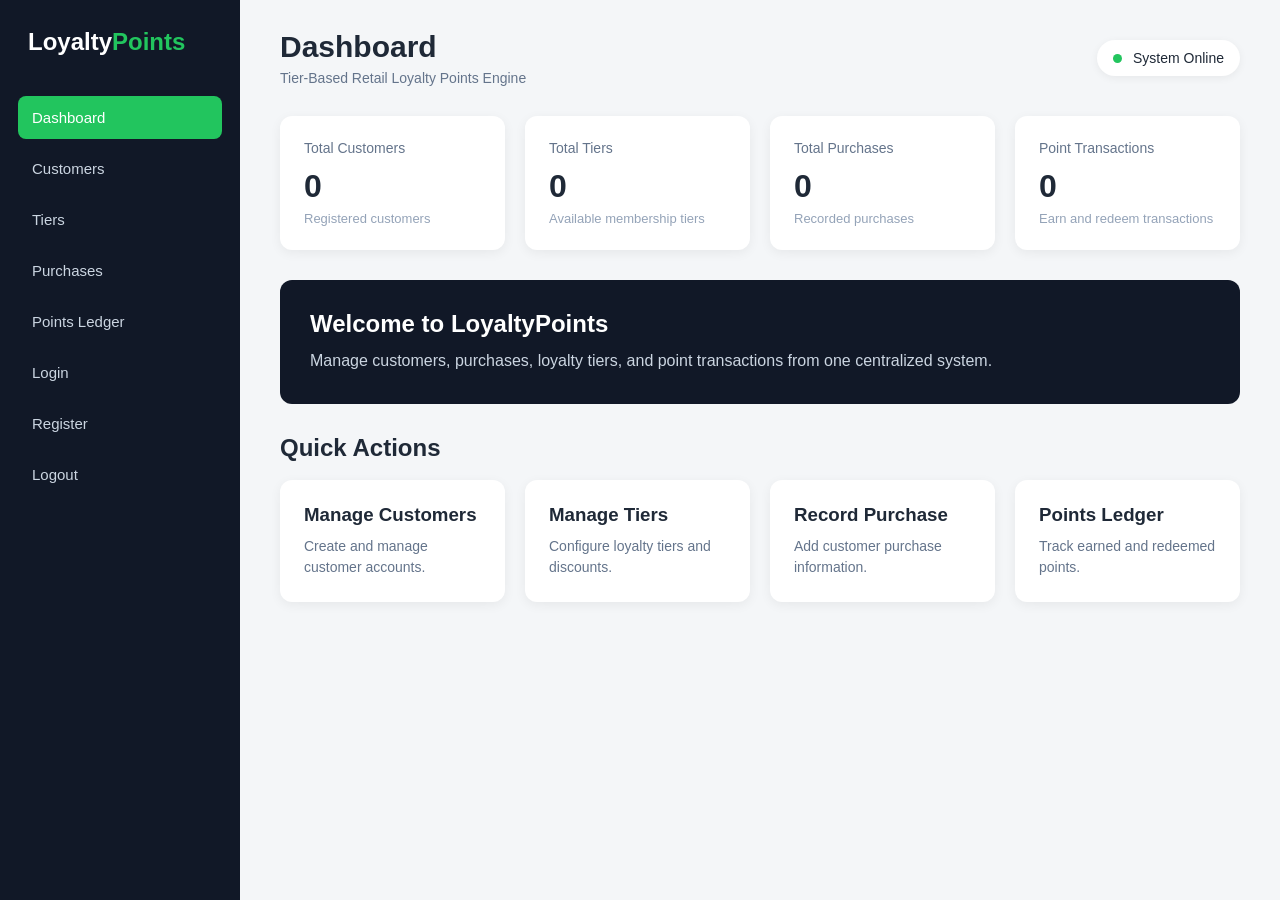
<file: loyaltypoints/frontend/index.html>
<!DOCTYPE html>
<html lang="en">
<head>
    <meta charset="UTF-8">
    <meta name="viewport" content="width=device-width, initial-scale=1.0">

    <title>LoyaltyPoints Dashboard</title>

    <link rel="stylesheet" href="css/style.css">
</head>

<body>

<div class="sidebar">

    <div class="logo">
        Loyalty<span>Points</span>
    </div>

    <nav>
        <a href="index.html" class="active">Dashboard</a>
        <a href="pages/customers.html">Customers</a>
        <a href="pages/tiers.html">Tiers</a>
        <a href="pages/purchases.html">Purchases</a>
        <a href="pages/ledger.html">Points Ledger</a>
        <a href="pages/login.html">Login</a>
        <a href="pages/register.html">Register</a>
        <a href="pages/login.html" onclick="logout()">Logout</a>
    </nav>

</div>


<div class="main-content">

    <header class="topbar">

        <div>
            <h1>Dashboard</h1>
            <p>Tier-Based Retail Loyalty Points Engine</p>
        </div>

        <div class="status">
            <span class="status-dot"></span>
            System Online
        </div>

    </header>


    <section class="cards">

        <div class="card">
            <h3>Total Customers</h3>
            <div class="card-value" id="customerCount">0</div>
            <p>Registered customers</p>
        </div>

        <div class="card">
            <h3>Total Tiers</h3>
            <div class="card-value" id="tierCount">0</div>
            <p>Available membership tiers</p>
        </div>

        <div class="card">
            <h3>Total Purchases</h3>
            <div class="card-value" id="purchaseCount">0</div>
            <p>Recorded purchases</p>
        </div>

        <div class="card">
            <h3>Point Transactions</h3>
            <div class="card-value" id="ledgerCount">0</div>
            <p>Earn and redeem transactions</p>
        </div>

    </section>


    <section class="welcome">

        <h2>Welcome to LoyaltyPoints</h2>

        <p>
            Manage customers, purchases, loyalty tiers,
            and point transactions from one centralized system.
        </p>

    </section>


    <section class="quick-actions">

        <h2>Quick Actions</h2>

        <div class="action-grid">

            <a href="pages/customers.html" class="action-card">
                <h3>Manage Customers</h3>
                <p>Create and manage customer accounts.</p>
            </a>

            <a href="pages/tiers.html" class="action-card">
                <h3>Manage Tiers</h3>
                <p>Configure loyalty tiers and discounts.</p>
            </a>

            <a href="pages/purchases.html" class="action-card">
                <h3>Record Purchase</h3>
                <p>Add customer purchase information.</p>
            </a>

            <a href="pages/ledger.html" class="action-card">
                <h3>Points Ledger</h3>
                <p>Track earned and redeemed points.</p>
            </a>

        </div>

    </section>

</div>


<script src="js/dashboard.js"></script>

</body>
</html>
</file>
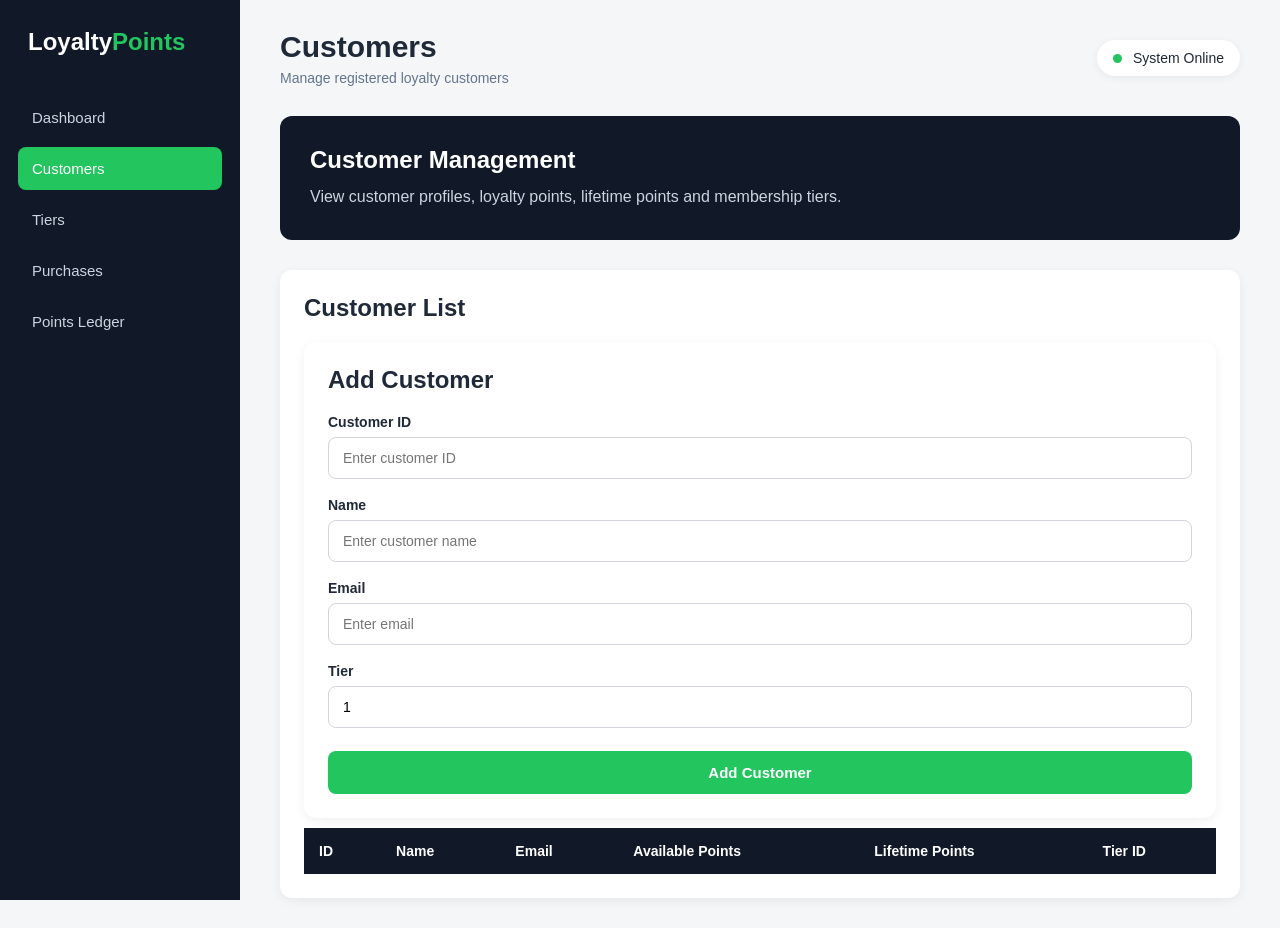
<file: loyaltypoints/frontend/pages/customers.html>
<!DOCTYPE html>
<html lang="en">

<head>

    <meta charset="UTF-8">

    <meta name="viewport"
          content="width=device-width, initial-scale=1.0">

    <title>Customers - LoyaltyPoints</title>

    <link rel="stylesheet"
          href="../css/style.css">

</head>

<body>

<div class="sidebar">

    <div class="logo">
        Loyalty<span>Points</span>
    </div>

    <nav>

        <a href="../index.html">
            Dashboard
        </a>

        <a href="customers.html" class="active">
            Customers
        </a>

        <a href="tiers.html">
            Tiers
        </a>

        <a href="purchases.html">
            Purchases
        </a>

        <a href="ledger.html">
            Points Ledger
        </a>

    </nav>

</div>


<div class="main-content">

    <header class="topbar">

        <div>

            <h1>Customers</h1>

            <p>
                Manage registered loyalty customers
            </p>

        </div>

        <div class="status">

            <span class="status-dot"></span>

            System Online

        </div>

    </header>


    <section class="welcome">

        <h2>Customer Management</h2>

        <p>
            View customer profiles, loyalty points,
            lifetime points and membership tiers.
        </p>

    </section>


    <section class="card">

        <h2>Customer List</h2>
        <section class="card">

            <h2>Add Customer</h2>

            <form id="customerForm">

                <div class="form-group">

                    <label for="customerId">
                        Customer ID
                    </label>

                    <input
                            type="number"
                            id="customerId"
                            placeholder="Enter customer ID"
                            required
                    >

                </div>


                <div class="form-group">

                    <label for="customerName">
                        Name
                    </label>

                    <input
                            type="text"
                            id="customerName"
                            placeholder="Enter customer name"
                            required
                    >

                </div>


                <div class="form-group">

                    <label for="customerEmail">
                        Email
                    </label>

                    <input
                            type="email"
                            id="customerEmail"
                            placeholder="Enter email"
                            required
                    >

                </div>


                <div class="form-group">

                    <label for="customerTier">
                        Tier
                    </label>

                    <input
                            type="number"
                            id="customerTier"
                            value="1"
                            min="1"
                            required
                    >

                </div>


                <button type="submit" class="primary-button">
                    Add Customer
                </button>

            </form>

        </section>

        <table>

            <thead>

            <tr>

                <th>ID</th>

                <th>Name</th>

                <th>Email</th>

                <th>Available Points</th>

                <th>Lifetime Points</th>

                <th>Tier ID</th>

            </tr>

            </thead>

            <tbody id="customerTableBody">

            </tbody>

        </table>

    </section>

</div>


<script src="../js/customers.js"></script>
<script src="../js/customers-form.js"></script>

</body>

</html>
</file>
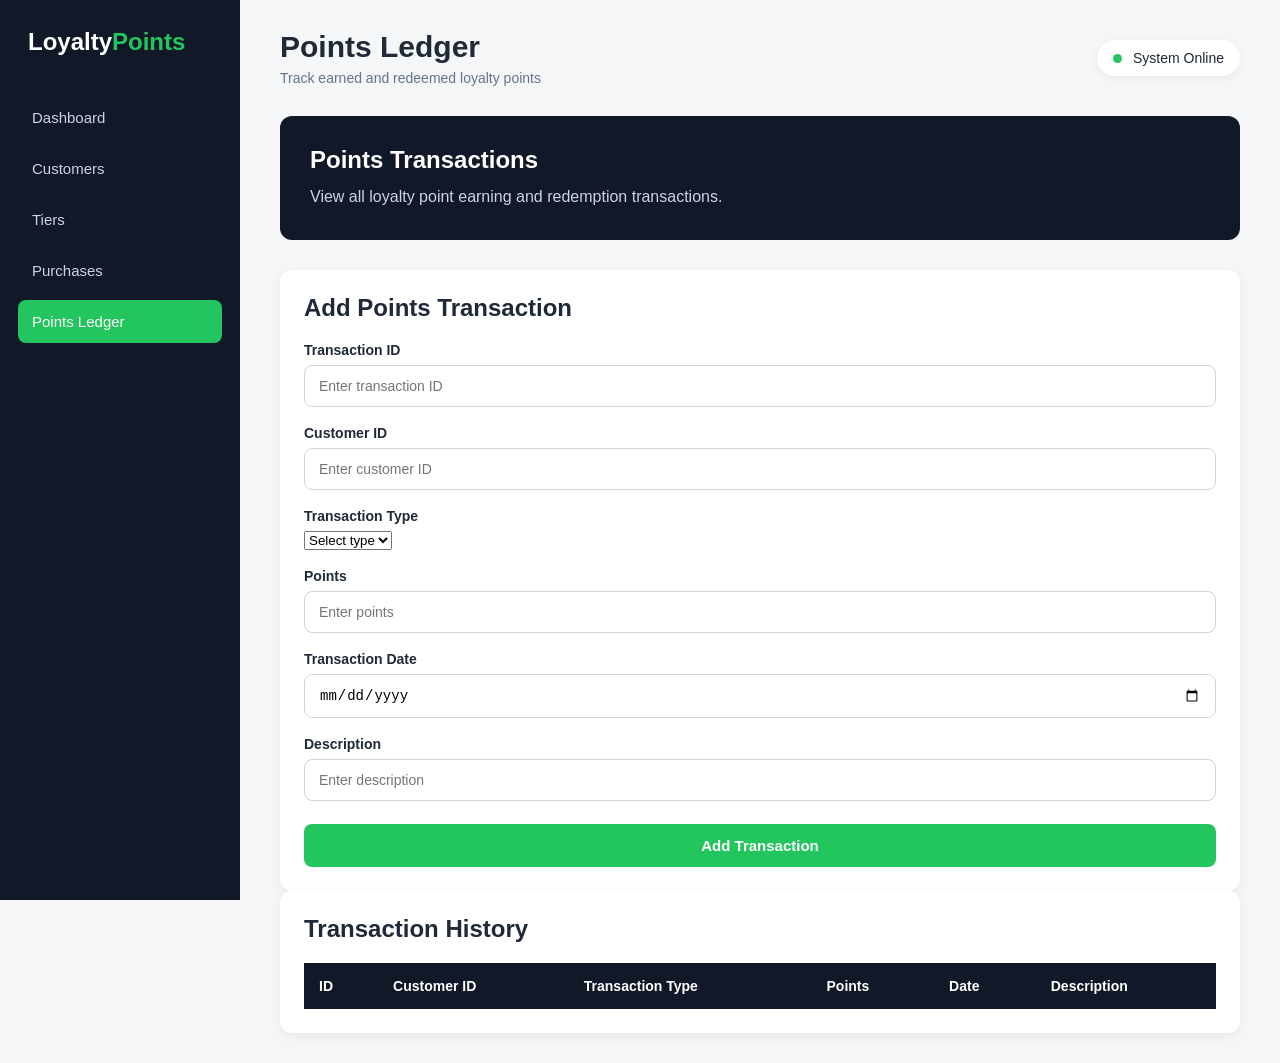
<file: loyaltypoints/frontend/pages/ledger.html>
<!DOCTYPE html>
<html lang="en">

<head>

    <meta charset="UTF-8">

    <meta name="viewport"
          content="width=device-width, initial-scale=1.0">

    <title>Points Ledger - LoyaltyPoints</title>

    <link rel="stylesheet"
          href="../css/style.css">

</head>

<body>

<div class="sidebar">

    <div class="logo">
        Loyalty<span>Points</span>
    </div>

    <nav>

        <a href="../index.html">
            Dashboard
        </a>

        <a href="customers.html">
            Customers
        </a>

        <a href="tiers.html">
            Tiers
        </a>

        <a href="purchases.html">
            Purchases
        </a>

        <a href="ledger.html" class="active">
            Points Ledger
        </a>

    </nav>

</div>


<div class="main-content">

    <header class="topbar">

        <div>

            <h1>Points Ledger</h1>

            <p>
                Track earned and redeemed loyalty points
            </p>

        </div>

        <div class="status">

            <span class="status-dot"></span>

            System Online

        </div>

    </header>


    <section class="welcome">

        <h2>Points Transactions</h2>

        <p>
            View all loyalty point earning and
            redemption transactions.
        </p>

    </section>

    <section class="card">
        <h2>Add Points Transaction</h2>

        <form id="ledgerForm">

            <div class="form-group">
                <label for="ledgerId">Transaction ID</label>
                <input
                        type="number"
                        id="ledgerId"
                        placeholder="Enter transaction ID"
                        required
                >
            </div>

            <div class="form-group">
                <label for="ledgerCustomerId">Customer ID</label>
                <input
                        type="number"
                        id="ledgerCustomerId"
                        placeholder="Enter customer ID"
                        required
                >
            </div>

            <div class="form-group">
                <label for="transactionType">Transaction Type</label>
                <select id="transactionType" required>
                    <option value="">Select type</option>
                    <option value="EARN">EARN</option>
                    <option value="REDEEM">REDEEM</option>
                </select>
            </div>

            <div class="form-group">
                <label for="ledgerPoints">Points</label>
                <input
                        type="number"
                        id="ledgerPoints"
                        placeholder="Enter points"
                        min="1"
                        required
                >
            </div>

            <div class="form-group">
                <label for="transactionDate">Transaction Date</label>
                <input
                        type="date"
                        id="transactionDate"
                        required
                >
            </div>

            <div class="form-group">
                <label for="ledgerDescription">Description</label>
                <input
                        type="text"
                        id="ledgerDescription"
                        placeholder="Enter description"
                >
            </div>

            <button type="submit" class="primary-button">
                Add Transaction
            </button>

        </form>
    </section>
    <section class="card">

        <h2>Transaction History</h2>

        <table>

            <thead>

            <tr>

                <th>ID</th>

                <th>Customer ID</th>

                <th>Transaction Type</th>

                <th>Points</th>

                <th>Date</th>

                <th>Description</th>

            </tr>

            </thead>

            <tbody id="ledgerTableBody">

            </tbody>

        </table>

    </section>

</div>


<script src="../js/ledger.js"></script>

</body>

</html>
</file>
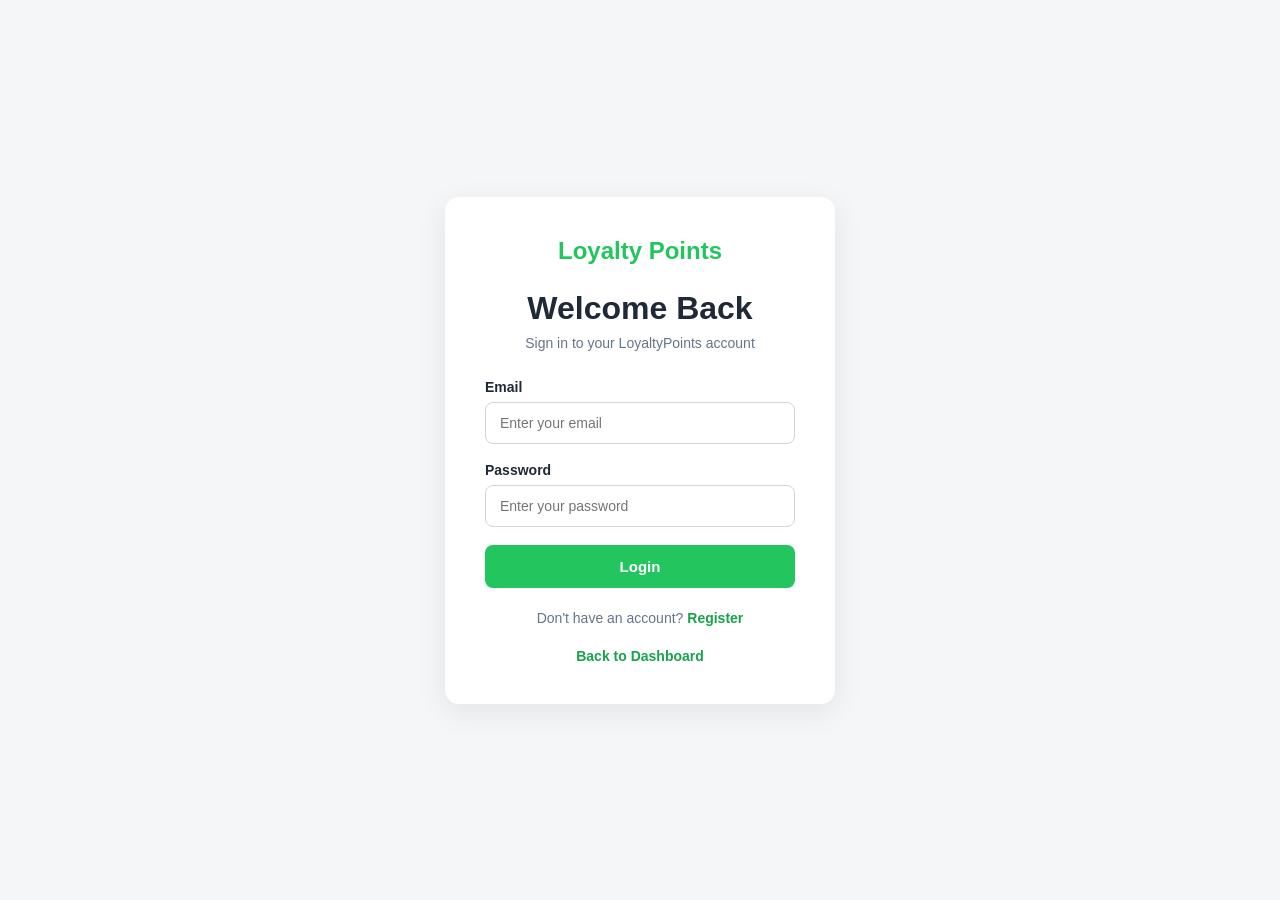
<file: loyaltypoints/frontend/pages/login.html>
<!DOCTYPE html>
<html lang="en">

<head>

    <meta charset="UTF-8">

    <meta name="viewport"
          content="width=device-width, initial-scale=1.0">

    <title>Login - LoyaltyPoints</title>

    <link rel="stylesheet"
          href="../css/style.css">

</head>

<body class="auth-page">

<div class="auth-container">

    <div class="auth-card">

        <div class="logo auth-logo">
           <span>Loyalty Points</span>
        </div>

        <h1>Welcome Back</h1>

        <p class="auth-subtitle">
            Sign in to your LoyaltyPoints account
        </p>
        <div class="auth-logout-note">

        </div>
        <form id="loginForm">

            <div class="form-group">

                <label for="email">
                    Email
                </label>

                <input
                        type="email"
                        id="email"
                        placeholder="Enter your email"
                        required
                >

            </div>


            <div class="form-group">

                <label for="password">
                    Password
                </label>

                <input
                        type="password"
                        id="password"
                        placeholder="Enter your password"
                        required
                >

            </div>


            <button type="submit" class="primary-button">
                Login
            </button>

        </form>


        <p class="auth-footer">

            Don't have an account?

            <a href="register.html">
                Register
            </a>


        </p>
        <p class="auth-footer">
            <a href="../index.html">Back to Dashboard</a>
        </p>

    </div>

</div>

<script src="../js/login.js"></script>

</body>

</html>
</file>
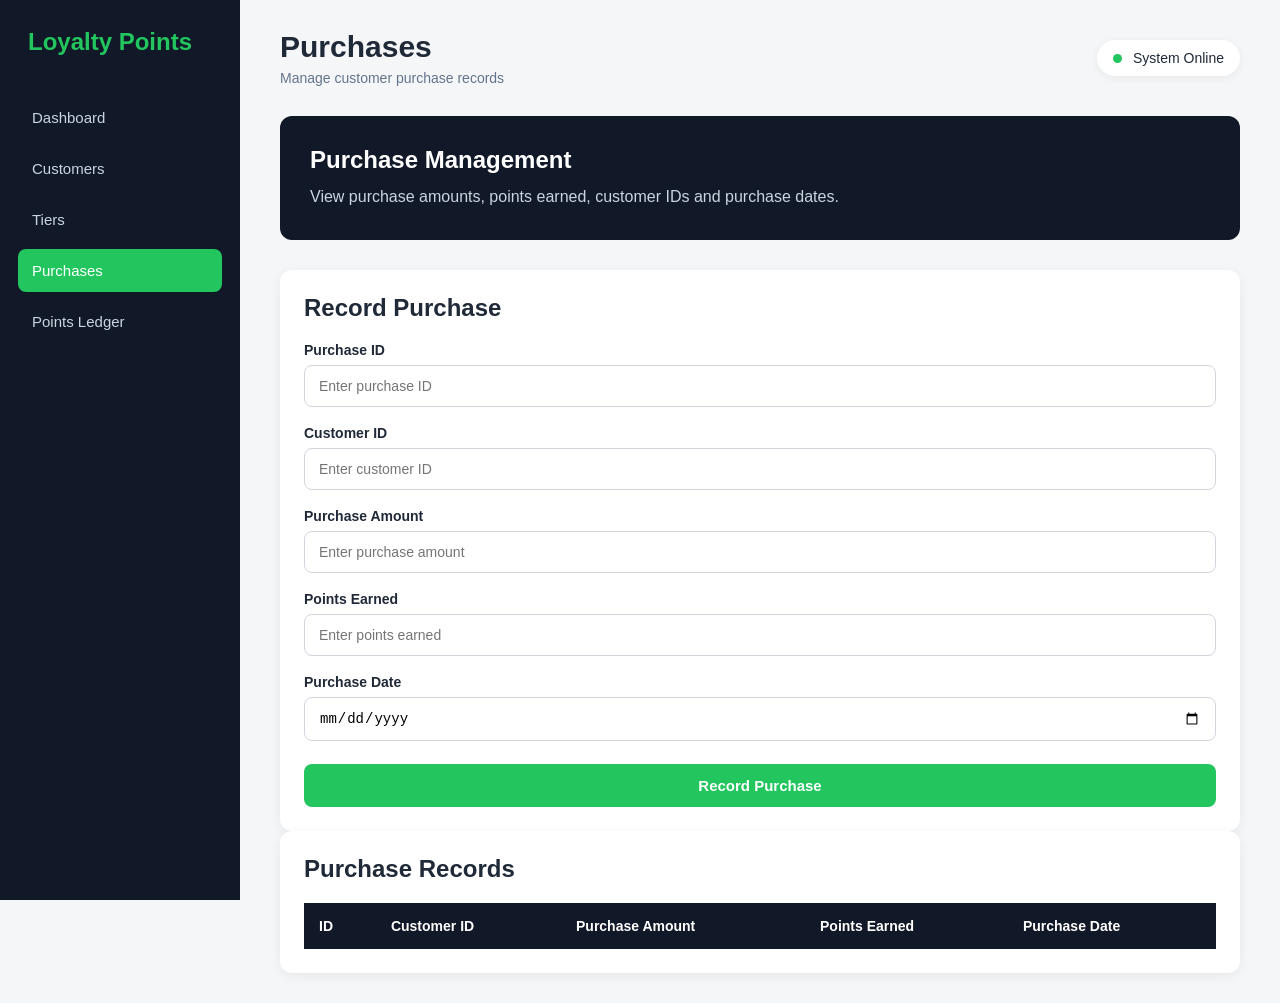
<file: loyaltypoints/frontend/pages/purchases.html>
<!DOCTYPE html>
<html lang="en">

<head>

    <meta charset="UTF-8">

    <meta name="viewport"
          content="width=device-width, initial-scale=1.0">

    <title>Purchases - LoyaltyPoints</title>

    <link rel="stylesheet"
          href="../css/style.css">

</head>

<body>

<div class="sidebar">

    <div class="logo">
        <span>Loyalty Points</span>
    </div>

    <nav>

        <a href="../index.html">
            Dashboard
        </a>

        <a href="customers.html">
            Customers
        </a>

        <a href="tiers.html">
            Tiers
        </a>

        <a href="purchases.html" class="active">
            Purchases
        </a>

        <a href="ledger.html">
            Points Ledger
        </a>

    </nav>

</div>


<div class="main-content">

    <header class="topbar">

        <div>

            <h1>Purchases</h1>

            <p>
                Manage customer purchase records
            </p>

        </div>

        <div class="status">

            <span class="status-dot"></span>

            System Online

        </div>

    </header>


    <section class="welcome">

        <h2>Purchase Management</h2>

        <p>
            View purchase amounts, points earned,
            customer IDs and purchase dates.
        </p>

    </section>
    <section class="card">
        <h2>Record Purchase</h2>

        <form id="purchaseForm">

            <div class="form-group">
                <label for="purchaseId">Purchase ID</label>
                <input
                        type="number"
                        id="purchaseId"
                        placeholder="Enter purchase ID"
                        required
                >
            </div>

            <div class="form-group">
                <label for="purchaseCustomerId">Customer ID</label>
                <input
                        type="number"
                        id="purchaseCustomerId"
                        placeholder="Enter customer ID"
                        required
                >
            </div>

            <div class="form-group">
                <label for="purchaseAmount">Purchase Amount</label>
                <input
                        type="number"
                        id="purchaseAmount"
                        placeholder="Enter purchase amount"
                        min="0"
                        step="0.01"
                        required
                >
            </div>

            <div class="form-group">
                <label for="pointsEarned">Points Earned</label>
                <input
                        type="number"
                        id="pointsEarned"
                        placeholder="Enter points earned"
                        min="0"
                        required
                >
            </div>

            <div class="form-group">
                <label for="purchaseDate">Purchase Date</label>
                <input
                        type="date"
                        id="purchaseDate"
                        required
                >
            </div>

            <button type="submit" class="primary-button">
                Record Purchase
            </button>

        </form>
    </section>

    <section class="card">

        <h2>Purchase Records</h2>

        <table>

            <thead>

            <tr>

                <th>ID</th>

                <th>Customer ID</th>

                <th>Purchase Amount</th>

                <th>Points Earned</th>

                <th>Purchase Date</th>

            </tr>

            </thead>

            <tbody id="purchaseTableBody">

            </tbody>

        </table>

    </section>

</div>


<script src="../js/purchases.js"></script>

</body>

</html>
</file>
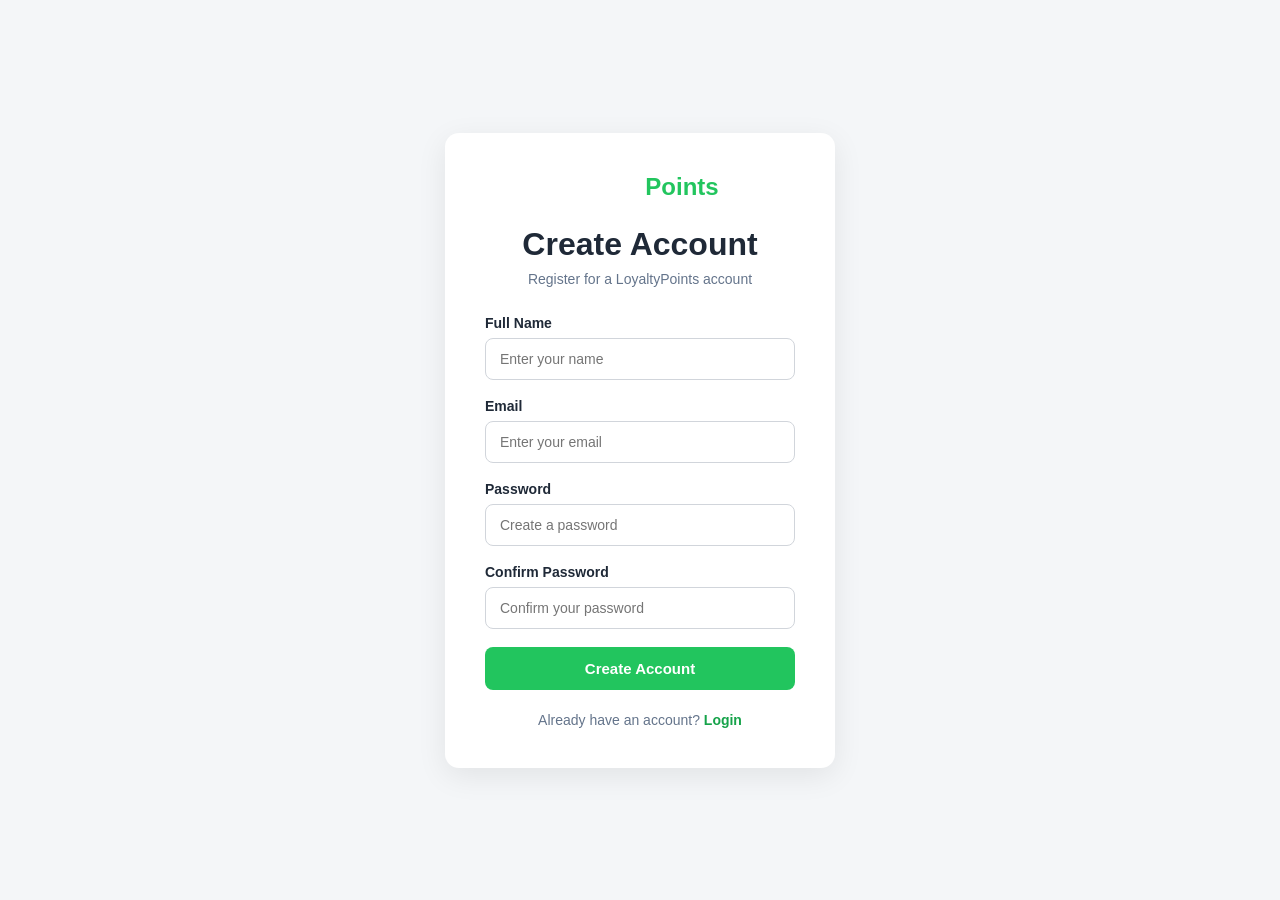
<file: loyaltypoints/frontend/pages/register.html>
<!DOCTYPE html>
<html lang="en">

<head>

    <meta charset="UTF-8">

    <meta name="viewport"
          content="width=device-width, initial-scale=1.0">

    <title>Register - LoyaltyPoints</title>

    <link rel="stylesheet"
          href="../css/style.css">

</head>

<body class="auth-page">

<div class="auth-container">

    <div class="auth-card">

        <div class="logo auth-logo">
            Loyalty<span>Points</span>
        </div>

        <h1>Create Account</h1>

        <p class="auth-subtitle">
            Register for a LoyaltyPoints account
        </p>

        <form id="registerForm">

            <div class="form-group">

                <label for="registerName">
                    Full Name
                </label>

                <input
                        type="text"
                        id="registerName"
                        placeholder="Enter your name"
                        required
                >

            </div>


            <div class="form-group">

                <label for="registerEmail">
                    Email
                </label>

                <input
                        type="email"
                        id="registerEmail"
                        placeholder="Enter your email"
                        required
                >

            </div>


            <div class="form-group">

                <label for="registerPassword">
                    Password
                </label>

                <input
                        type="password"
                        id="registerPassword"
                        placeholder="Create a password"
                        required
                >

            </div>


            <div class="form-group">

                <label for="confirmPassword">
                    Confirm Password
                </label>

                <input
                        type="password"
                        id="confirmPassword"
                        placeholder="Confirm your password"
                        required
                >

            </div>


            <button type="submit" class="primary-button">
                Create Account
            </button>

        </form>


        <p class="auth-footer">

            Already have an account?

            <a href="login.html">
                Login
            </a>

        </p>

    </div>

</div>

<script src="../js/register.js"></script>

</body>

</html>
</file>
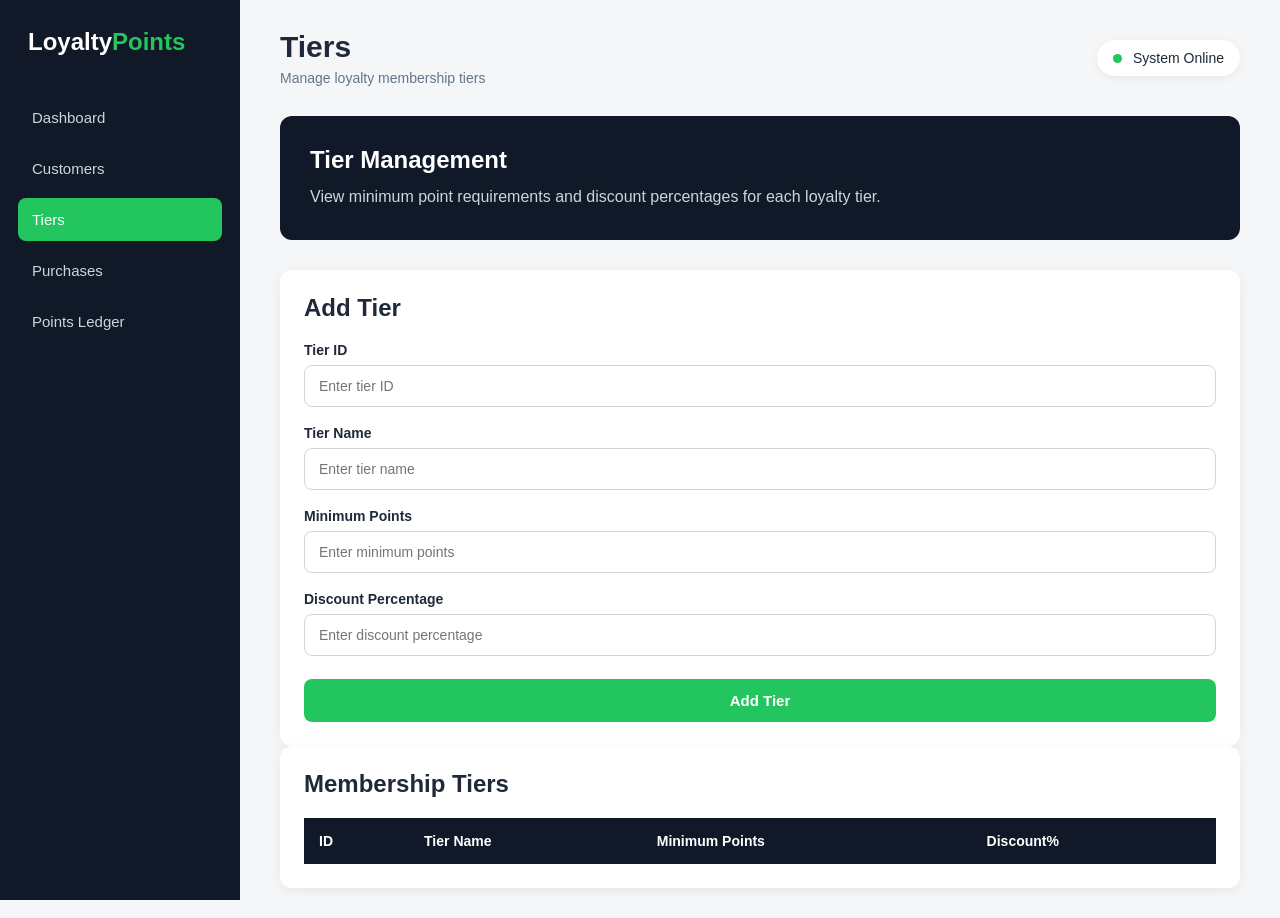
<file: loyaltypoints/frontend/pages/tiers.html>
<!DOCTYPE html>
<html lang="en">

<head>

    <meta charset="UTF-8">

    <meta name="viewport"
          content="width=device-width, initial-scale=1.0">

    <title>Tiers - LoyaltyPoints</title>

    <link rel="stylesheet"
          href="../css/style.css">

</head>

<body>

<div class="sidebar">

    <div class="logo">
        Loyalty<span>Points</span>
    </div>

    <nav>

        <a href="../index.html">
            Dashboard
        </a>

        <a href="customers.html">
            Customers
        </a>

        <a href="tiers.html" class="active">
            Tiers
        </a>

        <a href="purchases.html">
            Purchases
        </a>

        <a href="ledger.html">
            Points Ledger
        </a>

    </nav>

</div>


<div class="main-content">

    <header class="topbar">

        <div>

            <h1>Tiers</h1>

            <p>
                Manage loyalty membership tiers
            </p>

        </div>

        <div class="status">

            <span class="status-dot"></span>

            System Online

        </div>

    </header>


    <section class="welcome">

        <h2>Tier Management</h2>

        <p>
            View minimum point requirements and
            discount percentages for each loyalty tier.
        </p>

    </section>

    <section class="card">
    <h2>Add Tier</h2>

    <form id="tierForm">

        <div class="form-group">
            <label for="tierId">Tier ID</label>
            <input
                    type="number"
                    id="tierId"
                    placeholder="Enter tier ID"
                    min="1"
                    required
            >
        </div>

        <div class="form-group">
            <label for="tierName">Tier Name</label>
            <input
                    type="text"
                    id="tierName"
                    placeholder="Enter tier name"
                    required
            >
        </div>

        <div class="form-group">
            <label for="minimumPoints">Minimum Points</label>
            <input
                    type="number"
                    id="minimumPoints"
                    placeholder="Enter minimum points"
                    min="0"
                    required
            >
        </div>

        <div class="form-group">
            <label for="discountPercentage">Discount Percentage</label>
            <input
                    type="number"
                    id="discountPercentage"
                    placeholder="Enter discount percentage"
                    min="0"
                    step="0.01"
                    required
            >
        </div>

        <button type="submit" class="primary-button">
            Add Tier
        </button>

    </form>
    </section>
    <section class="card">

        <h2>Membership Tiers</h2>

        <table>

            <thead>

            <tr>

                <th>ID</th>

                <th>Tier Name</th>

                <th>Minimum Points</th>

                <th>Discount%</th>

            </tr>

            </thead>

            <tbody id="tierTableBody">

            </tbody>

        </table>

    </section>

</div>


<script src="../js/tiers.js"></script>

</body>

</html>
</file>
<file: loyaltypoints/frontend/css/style.css>
* {
    margin: 0;
    padding: 0;
    box-sizing: border-box;
}

body {
    font-family: Arial, sans-serif;
    background: #f4f6f8;
    color: #1f2937;
    display: flex;
}


/* SIDEBAR */

.sidebar {
    width: 240px;
    min-height: 100vh;
    background: #111827;
    padding: 28px 18px;
    position: fixed;
    left: 0;
    top: 0;
}

.logo {
    color: white;
    font-size: 24px;
    font-weight: bold;
    margin-bottom: 40px;
    padding-left: 10px;
}

.logo span {
    color: #22c55e;
}

nav {
    display: flex;
    flex-direction: column;
    gap: 8px;
}

nav a {
    color: #cbd5e1;
    text-decoration: none;
    padding: 13px 14px;
    border-radius: 8px;
    font-size: 15px;
    transition: 0.2s;
}

nav a:hover {
    background: #1f2937;
    color: white;
}

nav a.active {
    background: #22c55e;
    color: white;
}


/* MAIN CONTENT */

.main-content {
    margin-left: 240px;
    width: calc(100% - 240px);
    padding: 30px 40px;
}


/* TOPBAR */

.topbar {
    display: flex;
    justify-content: space-between;
    align-items: center;
    margin-bottom: 30px;
}

.topbar h1 {
    font-size: 30px;
    margin-bottom: 6px;
}

.topbar p {
    color: #64748b;
    font-size: 14px;
}

.status {
    background: white;
    padding: 10px 16px;
    border-radius: 20px;
    font-size: 14px;
    box-shadow: 0 2px 8px rgba(0, 0, 0, 0.06);
}

.status-dot {
    display: inline-block;
    width: 9px;
    height: 9px;
    background: #22c55e;
    border-radius: 50%;
    margin-right: 7px;
}


/* STAT CARDS */

.cards {
    display: grid;
    grid-template-columns: repeat(4, 1fr);
    gap: 20px;
    margin-bottom: 30px;
}

.card {
    background: white;
    padding: 24px;
    border-radius: 12px;
    box-shadow: 0 3px 12px rgba(0, 0, 0, 0.06);
}

.card h3 {
    font-size: 14px;
    color: #64748b;
    font-weight: normal;
}

.card-value {
    font-size: 32px;
    font-weight: bold;
    margin: 12px 0 6px;
}

.card p {
    font-size: 13px;
    color: #94a3b8;
}


/* WELCOME */

.welcome {
    background: #111827;
    color: white;
    padding: 30px;
    border-radius: 12px;
    margin-bottom: 30px;
}

.welcome h2 {
    margin-bottom: 10px;
}

.welcome p {
    color: #cbd5e1;
    line-height: 1.6;
}


/* QUICK ACTIONS */

.quick-actions h2 {
    margin-bottom: 18px;
}

.action-grid {
    display: grid;
    grid-template-columns: repeat(4, 1fr);
    gap: 20px;
}

.action-card {
    background: white;
    padding: 24px;
    border-radius: 12px;
    text-decoration: none;
    color: #1f2937;
    box-shadow: 0 3px 12px rgba(0, 0, 0, 0.06);
    transition: 0.2s;
}

.action-card:hover {
    transform: translateY(-3px);
    box-shadow: 0 6px 18px rgba(0, 0, 0, 0.1);
}

.action-card h3 {
    margin-bottom: 10px;
}

.action-card p {
    color: #64748b;
    font-size: 14px;
    line-height: 1.5;
}


/* RESPONSIVE */

@media (max-width: 1000px) {

    .cards,
    .action-grid {
        grid-template-columns: repeat(2, 1fr);
    }
}

@media (max-width: 700px) {

    .sidebar {
        width: 180px;
    }

    .main-content {
        margin-left: 180px;
        width: calc(100% - 180px);
        padding: 20px;
    }

    .cards,
    .action-grid {
        grid-template-columns: 1fr;
    }

    .topbar {
        flex-direction: column;
        align-items: flex-start;
        gap: 15px;
    }
}
/* TABLE */

.card {
    overflow-x: auto;
}

.card h2 {
    margin-bottom: 20px;
}

table {
    width: 100%;
    border-collapse: collapse;
    margin-top: 10px;
}

thead {
    background: #111827;
}

th {
    color: white;
    padding: 15px;
    text-align: left;
    font-size: 14px;
    white-space: nowrap;
}

td {
    padding: 15px;
    border-bottom: 1px solid #e5e7eb;
    font-size: 14px;
    color: #374151;
    white-space: nowrap;
}

tbody tr:hover {
    background: #f8fafc;
}
/* AUTH PAGES */

.auth-page {
    min-height: 100vh;
    display: flex;
    justify-content: center;
    align-items: center;
    background: #f4f6f8;
}

.auth-container {
    width: 100%;
    max-width: 430px;
    padding: 20px;
}

.auth-card {
    background: white;
    padding: 40px;
    border-radius: 14px;
    box-shadow: 0 8px 30px rgba(0, 0, 0, 0.08);
}

.auth-logo {
    padding-left: 0;
    margin-bottom: 25px;
    text-align: center;
}

.auth-card h1 {
    text-align: center;
    margin-bottom: 8px;
}

.auth-subtitle {
    text-align: center;
    color: #64748b;
    font-size: 14px;
    margin-bottom: 28px;
}

.form-group {
    margin-bottom: 18px;
}

.form-group label {
    display: block;
    margin-bottom: 7px;
    font-size: 14px;
    font-weight: 600;
}

.form-group input {
    width: 100%;
    padding: 12px 14px;
    border: 1px solid #d1d5db;
    border-radius: 8px;
    font-size: 14px;
    outline: none;
}

.form-group input:focus {
    border-color: #22c55e;
}

.primary-button {
    width: 100%;
    padding: 13px;
    border: none;
    border-radius: 8px;
    background: #22c55e;
    color: white;
    font-size: 15px;
    font-weight: 600;
    cursor: pointer;
}

.primary-button:hover {
    background: #16a34a;
}

.auth-footer {
    text-align: center;
    margin-top: 22px;
    font-size: 14px;
    color: #64748b;
}

.auth-footer a {
    color: #16a34a;
    text-decoration: none;
    font-weight: 600;
}
.form-group {
    margin-bottom: 18px;
}

.form-group label {
    display: block;
    margin-bottom: 7px;
    font-size: 14px;
    font-weight: 600;
}

.form-group input {
    width: 100%;
    padding: 12px 14px;
    border: 1px solid #d1d5db;
    border-radius: 8px;
    font-size: 14px;
    outline: none;
}

.form-group input:focus {
    border-color: #22c55e;
}

.primary-button {
    padding: 13px 22px;
    border: none;
    border-radius: 8px;
    background: #22c55e;
    color: white;
    font-size: 15px;
    font-weight: 600;
    cursor: pointer;
}

.primary-button:hover {
    background: #16a34a;
}
.card form {
    margin-top: 20px;
}

.card form .primary-button {
    margin-top: 5px;
}
</file>
